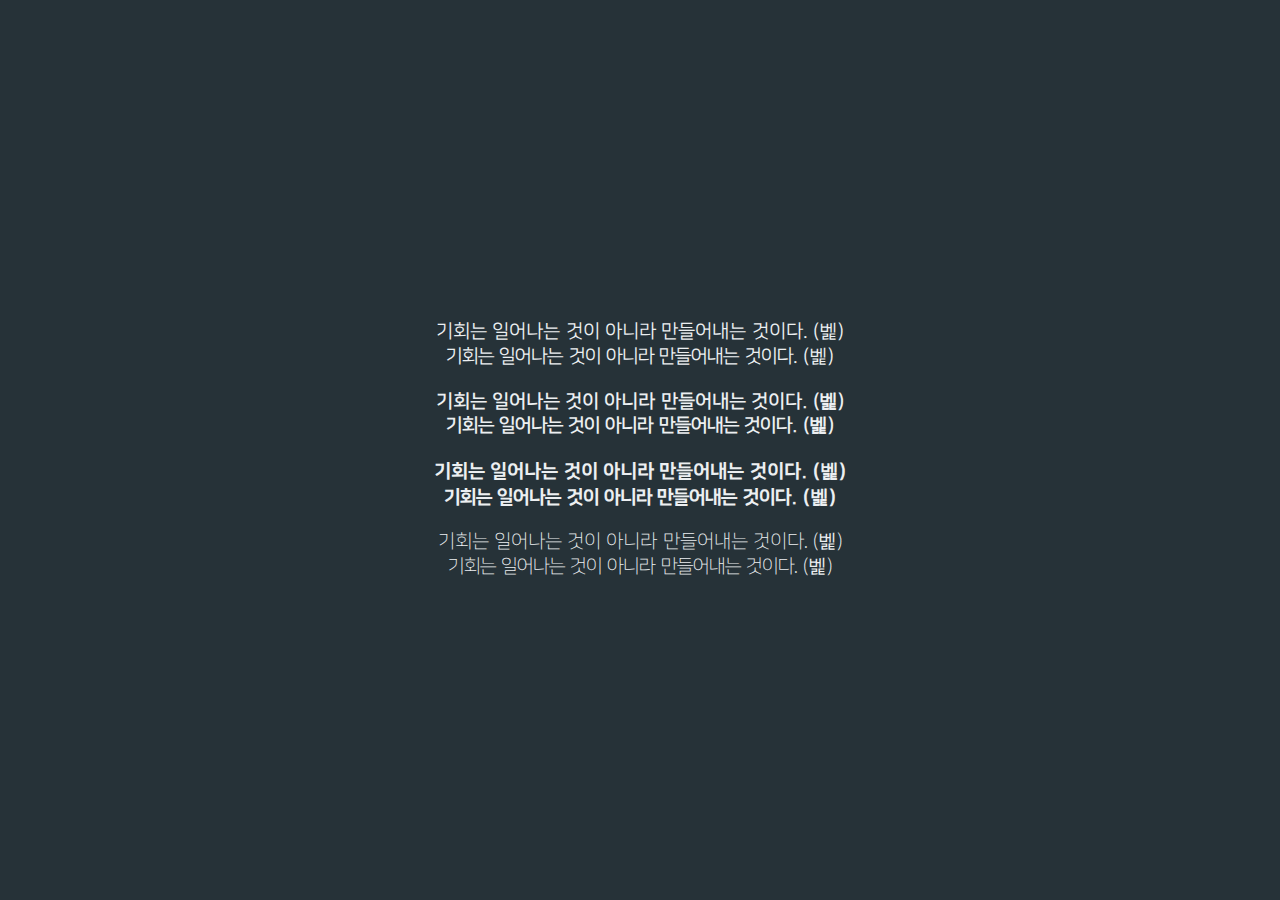
<file: font/NanumSquare-master/index.html>
<!DOCTYPE html>
<html lang="ko">

<head>
  <title>나눔스퀘어 웹폰트</title>
  <meta charset="UTF-8">
  <meta name="viewport" content="width=device-width, initial-scale=1">
  <link href="nanumsquare.css" rel="stylesheet">
  <style>
    html, body{margin:0;padding:0;height:100%}
    body{background-color:#263238;font:1.2em/1.3em 'NanumSquare', sans-serif;color:#ECEFF1}
    body > div{display:table;width:100%;height:100%}
    body > div > div{display:table-cell;vertical-align:middle}
    p{text-align:center}
    p strong.extra{font-weight: 800}
    p.light{font-weight: 300}
    .ac{margin-top:-1em;font-family: 'NanumSquareAc', sans-serif !important}
</style>
</head>

<body>

  <div>
    <div>
      <p>기회는 일어나는 것이 아니라 만들어내는 것이다. (벭)</p>
      <p class="ac">기회는 일어나는 것이 아니라 만들어내는 것이다. (벭)</p>
      <p><strong>기회는 일어나는 것이 아니라 만들어내는 것이다. (벭)</strong></p>
      <p class="ac"><strong>기회는 일어나는 것이 아니라 만들어내는 것이다. (벭)</strong></p>
      <p><strong class="extra">기회는 일어나는 것이 아니라 만들어내는 것이다. (벭)</strong></p>
      <p class="ac"><strong class="extra">기회는 일어나는 것이 아니라 만들어내는 것이다. (벭)</strong></p>
      <p class="light">기회는 일어나는 것이 아니라 만들어내는 것이다. (벭)</p>
      <p class="ac light">기회는 일어나는 것이 아니라 만들어내는 것이다. (벭)</p>
    </div>
  </div>

</body>

</html>
</file>
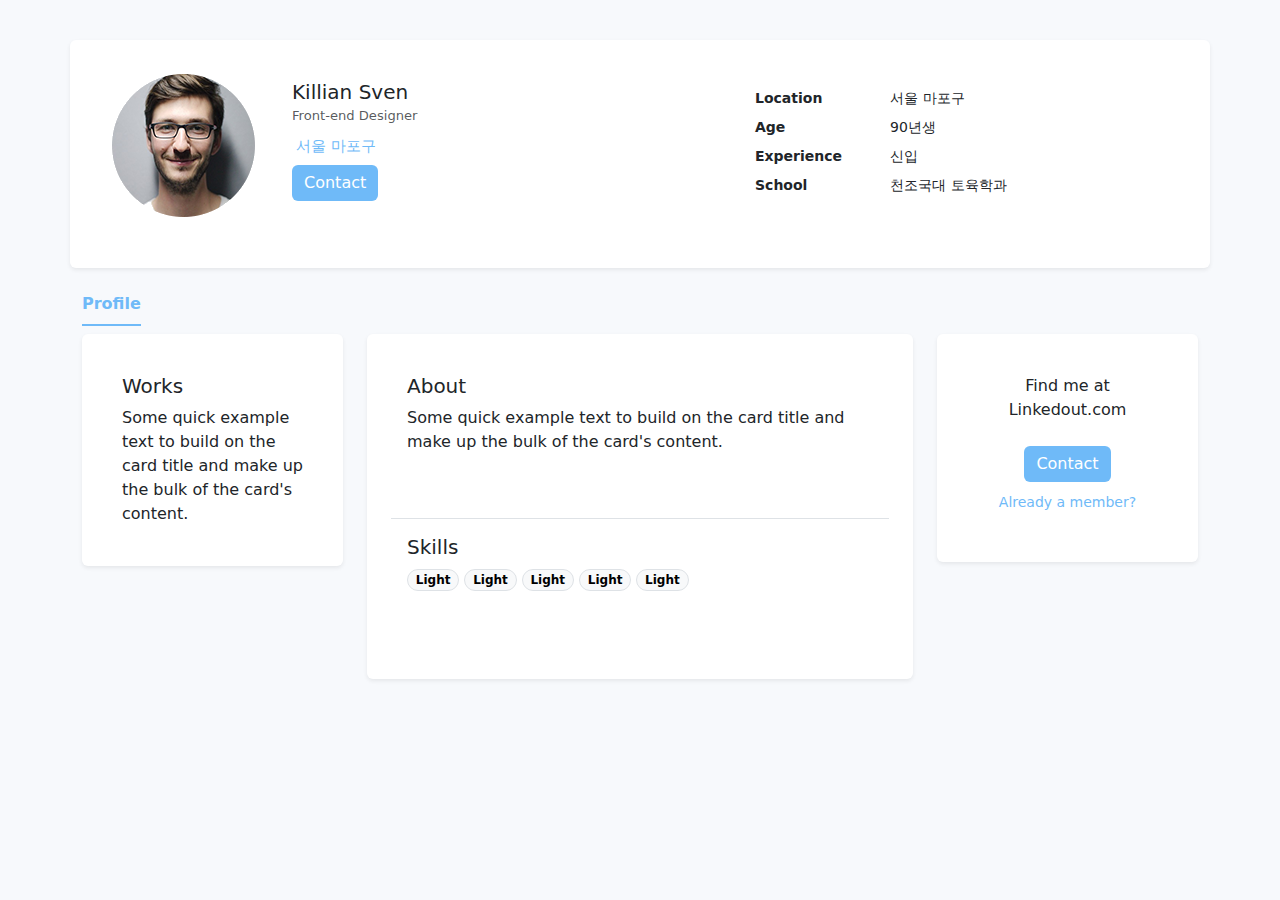
<file: bootstrap.html>
<!DOCTYPE html>
<html lang="en">
  <head>
    <meta charset="utf-8" />
    <meta name="viewport" content="width=device-width, initial-scale=1" />
    <title>Bootstrap demo</title>
    <link
      href="https://cdn.jsdelivr.net/npm/bootstrap@5.3.3/dist/css/bootstrap.min.css"
      rel="stylesheet"
      integrity="sha384-QWTKZyjpPEjISv5WaRU9OFeRpok6YctnYmDr5pNlyT2bRjXh0JMhjY6hW+ALEwIH"
      crossorigin="anonymous"
    />
    <link rel="stylesheet" href="/css/portfolio2.css">
    <link rel="stylesheet" href="https://cdnjs.cloudflare.com/ajax/libs/font-awesome/6.5.2/css/all.min.css" integrity="sha512-SnH5WK+bZxgPHs44uWIX+LLJAJ9/2PkPKZ5QiAj6Ta86w+fsb2TkcmfRyVX3pBnMFcV7oQPJkl9QevSCWr3W6A==" crossorigin="anonymous" referrerpolicy="no-referrer" />
  </head>
  <body>
    <div class="container">
        <div class="row">
            <div class="proflie card pd24 mb-3 w-100 border-0 shadow-sm" style="">
                <div class="row g-0">
                  <div class="col-md-2 col-5">
                    <img src="/img/profile-pic.png" class="img-fluid rounded-start" alt="...">
                  </div>
                  <div class="col-md-5 col-7">
                    <div class="card-body" style="font-size:15px">
                      <h5 class="card-title mb-0 pseudo">Killian Sven</h5>
                      <p class="card-text mb-2"><small class="text-body-secondary">Front-end Designer</small></p>
                      <div class="pin"><i class="fa-solid fa-location-dot ft-sk"></i><span class="ft-sk ms-1">서울 마포구</span></div>
                      <button type="button" class="btn btn-primary bg-sk mt-2">Contact</button>
                    </div>
                  </div>
                  <div class="col-md-5 border-start-md">
                    <div class="flexing d-flex" style="font-size:14px">
                        <ul class="location pd24">
                            <li><strong>Location</strong></li>
                            <li><strong>Age</strong></li>
                            <li><strong>Experience</strong></li>
                            <li><strong>School</strong></li>
                        </ul>
                        <ul class="pd24 flex-fill">
                            <li>서울 마포구</li>
                            <li>90년생</li>
                            <li>신입</li>
                            <li>천조국대 토육학과</li>
                        </ul>
                    </div>
                    <div class="col-md-6"></div>
                  </div>
                </div>
              </div>
        </div>
    </div>

    <div class="container">
        <ul class="nav nav-underline ft-sk">
            <li class="nav-item ft-sk ">
              <a class="nav-link active ft-sk" aria-current="page" href="#">Profile</a>
            </li>
          </ul>
    </div>

    <div class="container">
        <div class="row">
            <div class="col-md-3 mb-4">
                <div class="card border-0 pd24 shadow-sm w-100">
                    <div class="card-body">
                      <h5 class="card-title ">Works</h5>     
                      <p class="card-text">Some quick example text to build on the card title and make up the bulk of the card's content.</p>
                    </div>
                </div>
            </div>
            <div class="col-md-6 mb-4">
                <div class="card border-0 pd24 shadow-sm w-100">
                    <div class="card-body">
                      <h5 class="card-title ">About</h5>     
                      <p class="card-text mb-5">Some quick example text to build on the card title and make up the bulk of the card's content.</p>
                    
                    </div>
                    <div class="card-body border-top mb-5">
                        <h5 class="card-title ">Skills</h5>     
                        <div class="chips">
                            <span class="badge rounded-pill text-bg-light border">Light</span>
                            <span class="badge rounded-pill text-bg-light border">Light</span>
                            <span class="badge rounded-pill text-bg-light border">Light</span>
                            <span class="badge rounded-pill text-bg-light border">Light</span>
                            <span class="badge rounded-pill text-bg-light border">Light</span>
                        </div>
                      </div>
                </div>
            </div>
            <div class="col-md-3 mb-4">
                <div class="card border-0 pd24 shadow-sm w-100">
                    <div class="card-body text-center">
                      <i class="fa-solid fa-fire ft-sk fa-2xl mb-4"></i>
                      <p class="card-text">Find me at Linkedout.com</p>
                      <button type="button" class="btn btn-primary bg-sk mt-2">Contact</button>
                      <p class="card-text mb-2 mt-2"><small class="text-body-secondary ft-sk">Already a member?</small></p>
                    </div>
                </div>
            </div>
        </div>
    </div>


    <script
      src="https://cdn.jsdelivr.net/npm/bootstrap@5.3.3/dist/js/bootstrap.bundle.min.js"
      integrity="sha384-YvpcrYf0tY3lHB60NNkmXc5s9fDVZLESaAA55NDzOxhy9GkcIdslK1eN7N6jIeHz"
      crossorigin="anonymous"
    ></script>
  </body>
</html>
</file>
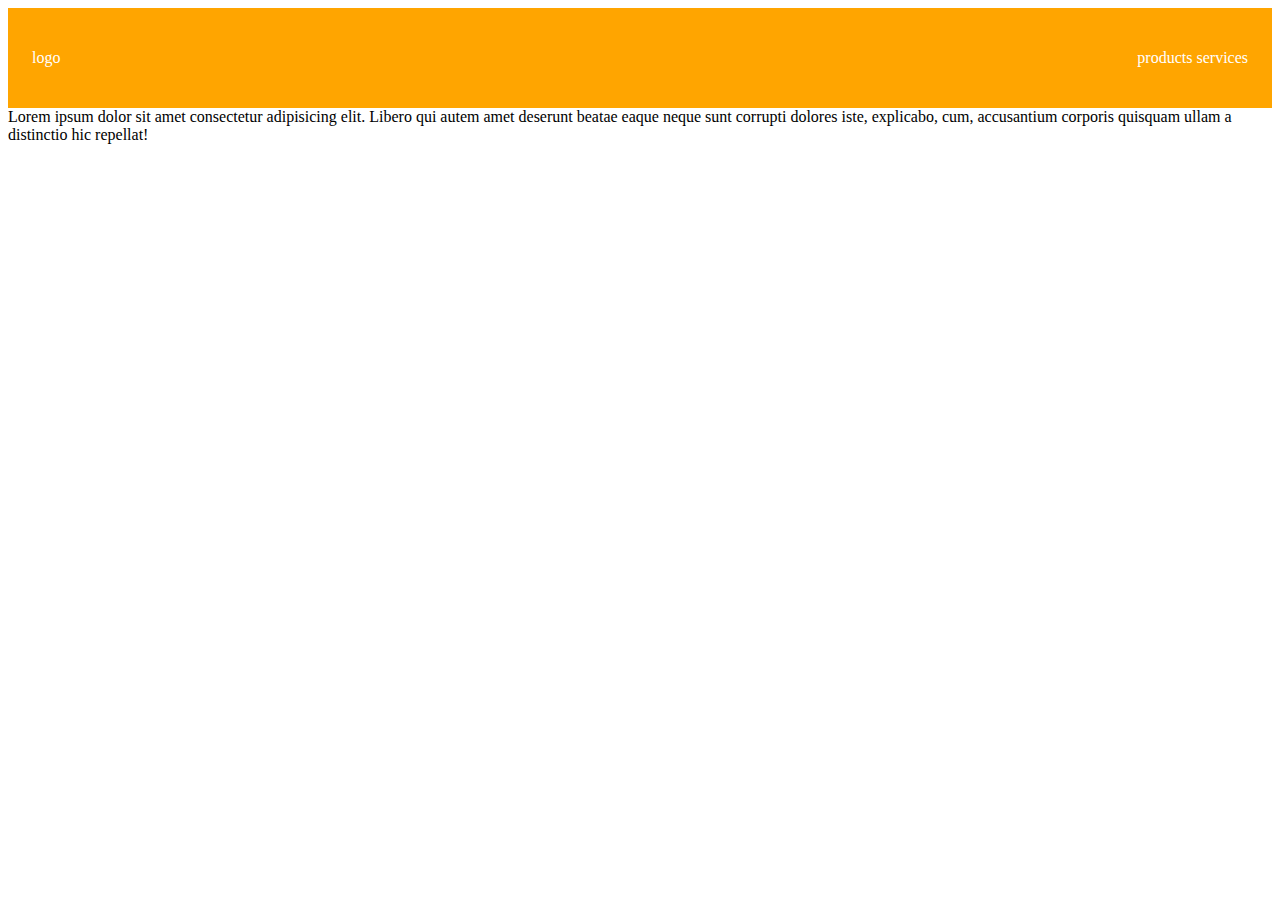
<file: layout-flexbox.html>
<!DOCTYPE html>
<html lang="en">
  <head>
    <meta charset="UTF-8" />
    <meta name="viewport" content="width=device-width, initial-scale=1.0" />
    <title>Document</title>
    <link rel="stylesheet" href="./css/main3.css" />
  </head>
  <body>
    <div class="flex-container">
      <div class="flex-item">
        <!-- <p>LOGO</p> -->
        logo
      </div>
      <div class="flex-item flex2" style="flex-grow: 2"></div>
      <div class="flex-item">
          <span>products</span>
          <span>services</span>
        </div>
    </div>
  </body>
</html>

<div class="container">
    <div class="regular">Lorem ipsum dolor sit amet consectetur adipisicing elit. Libero qui autem amet deserunt beatae eaque neque sunt corrupti dolores iste, explicabo, cum, accusantium corporis quisquam ullam a distinctio hic repellat!</div>
    <div class="regular"><p>
        
    </p></div>
    <div class="regular"><p>
        
    </p></div>
</div>
</file>
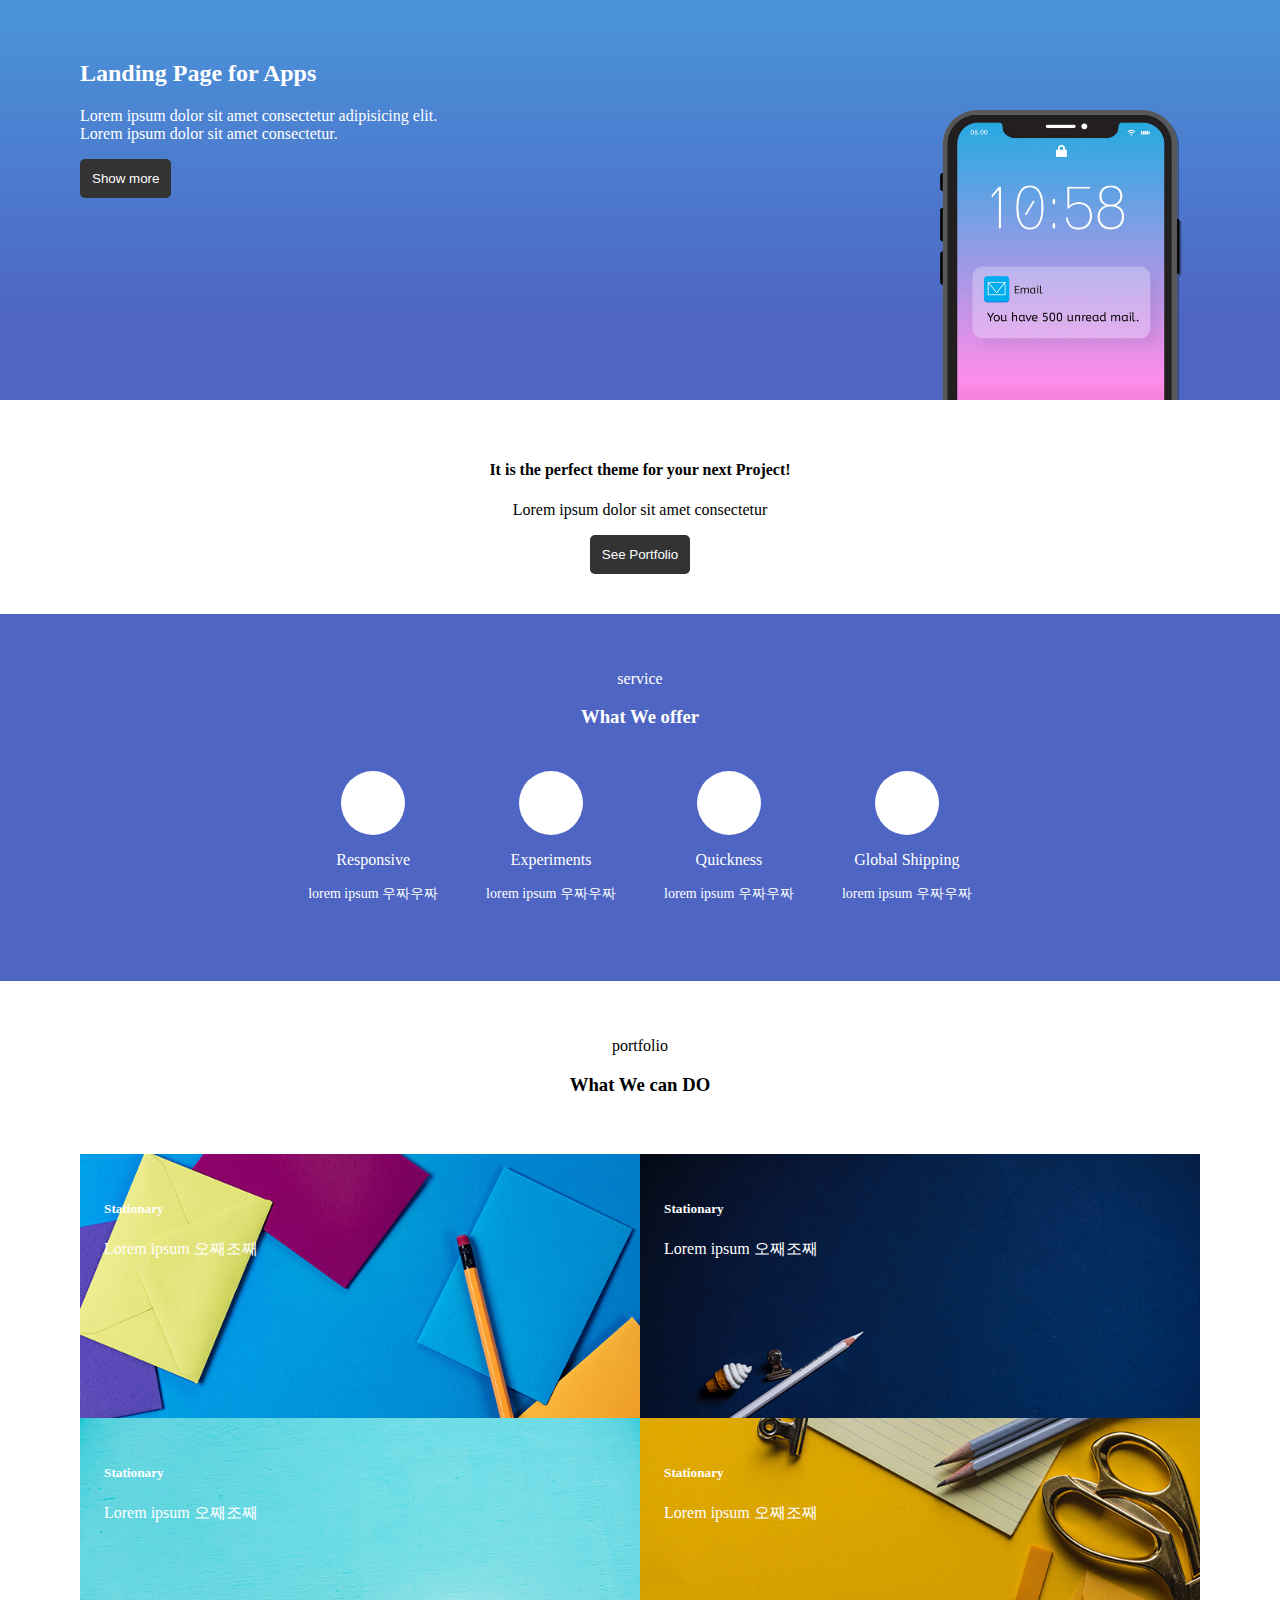
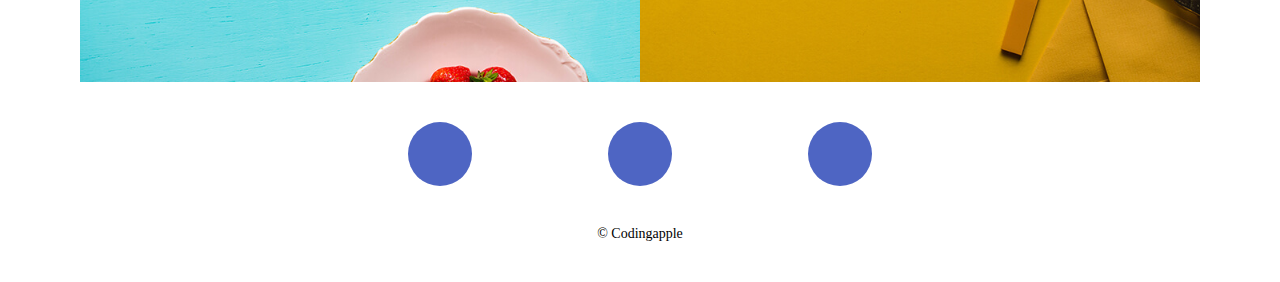
<file: portfolio.html>
<!DOCTYPE html>
<html lang="en">
  <head>
    <meta charset="UTF-8" />
    <meta name="viewport" content="width=device-width, initial-scale=1.0" />
    <title>Document</title>
    <link rel="stylesheet" href="css/portfolio.css" />
    <link
      rel="stylesheet"
      href="https://cdnjs.cloudflare.com/ajax/libs/font-awesome/6.5.2/css/all.min.css"
      integrity="sha512-SnH5WK+bZxgPHs44uWIX+LLJAJ9/2PkPKZ5QiAj6Ta86w+fsb2TkcmfRyVX3pBnMFcV7oQPJkl9QevSCWr3W6A=="
      crossorigin="anonymous"
      referrerpolicy="no-referrer"
    />
  </head>
  <body>
    <div class="container">
      <div class="banner">
        <div class="banner-text ft-wh">
          <h2 class="title">Landing Page for Apps</h2>
          <p class="">
            Lorem ipsum dolor sit amet consectetur adipisicing elit. Lorem ipsum
            dolor sit amet consectetur.
          </p>
          <button class="btn-primary" type="button">Show more</button>
        </div>
        <div class="banner-img">
          <img src="/img/iphone.png" alt="iphone image" />
        </div>
      </div>
      <div class="portfolio pd40">
        <div class="portfolio-text center">
          <h4 class="title">It is the perfect theme for your next Project!</h4>
          <p>Lorem ipsum dolor sit amet consectetur</p>
          <button class="btn-primary" type="button">See Portfolio</button>
        </div>
      </div>
      <div class="offer bg-nv pd40 center ft-wh">
        <div class="offer-text">
          <p>service</p>
          <h3>What We offer</h3>
        </div>
        <div class="card-container">
          <div class="card">
            <div class="ft-aw bg-wh">
              <i class="fa-solid fa-phone fa-xl ft-nv"></i>
            </div>
            <p class="card-title">Responsive</p>
            <p class="card-content ft-14">lorem ipsum 우짜우짜</p>
          </div>
          <div class="card">
            <div class="ft-aw bg-wh">
              <i class="fa-solid fa-flask fa-xl ft-nv"></i>
            </div>
            <p class="card-title">Experiments</p>
            <p class="card-content ft-14">lorem ipsum 우짜우짜</p>
          </div>
          <div class="card">
            <div class="ft-aw bg-wh">
              <i class="fa-solid fa-truck-fast fa-xl ft-nv"></i>
            </div>
            <p class="card-title">Quickness</p>
            <p class="card-content ft-14">lorem ipsum 우짜우짜</p>
          </div>
          <div class="card">
            <div class="ft-aw bg-wh">
              <i class="fa-solid fa-globe fa-xl ft-nv"></i>
            </div>
            <p class="card-title">Global Shipping</p>
            <p class="card-content ft-14">lorem ipsum 우짜우짜</p>
          </div>
        </div>
      </div>
      <div class="do">
        <div class="do-text center pd40">
          <p>portfolio</p>
          <h3>What We can DO</h3>
        </div>
        <div class="do-imgwrap ft-wh">
          <div class="img-box pd24">
            <div class="do-text">
              <h5>Stationary</h5>
              <p>Lorem ipsum 오째조째</p>
            </div>
            <div class="overlay"></div>
          </div>
          <div class="img-box pd24">
            <div class="do-text">
              <h5>Stationary</h5>
              <p>Lorem ipsum 오째조째</p>
            </div>
            <div class="overlay"></div>
          </div>
          <div class="img-box pd24">
            <div class="do-text">
              <h5>Stationary</h5>
              <p>Lorem ipsum 오째조째</p>
            </div>
            <div class="overlay"></div>
          </div>
          <div class="img-box pd24">
            <div class="do-text">
              <h5>Stationary</h5>
              <p>Lorem ipsum 오째조째</p>
            </div>
            <div class="overlay"></div>
          </div>
        </div>
      </div>
      <div class="sns-wrapper pd40">
        <div class="sns center">
            <div class="ft-aw bg-nv">
                <i class="fa-brands fa-google ft-wh"></i>
            </div>
            <div class="ft-aw bg-nv">
                <i class="fa-brands fa-twitter ft-wh"></i>
            </div>
            <div class="ft-aw bg-nv">
                <i class="fa-brands fa-instagram ft-wh"></i>
            </div>
        </div>
      </div>
      <div class="copyright center ft-14">© Codingapple</div>
    </div>
  </body>
</html>
</file>
<file: font/NanumSquare-master/nanumsquare.css>
@font-face {
 font-family: 'NanumSquare';
 font-weight: 400;
 src: url(NanumSquareR.eot);
 src: local('☺'),
      url(NanumSquareR.eot?#iefix) format('embedded-opentype'),
      url(NanumSquareR.woff2) format('woff2'),
      url(NanumSquareR.woff) format('woff'),
      url(NanumSquareR.ttf) format('truetype');
}
@font-face {
 font-family: 'NanumSquare';
 font-weight: 700;
 src: url(NanumSquareB.eot);
 src: local('☺'),
      url(NanumSquareB.eot?#iefix) format('embedded-opentype'),
      url(NanumSquareB.woff2) format('woff2'),
      url(NanumSquareB.woff) format('woff'),
      url(NanumSquareB.ttf) format('truetype');
}
@font-face {
 font-family: 'NanumSquare';
 font-weight: 800;
 src: url(NanumSquareEB.eot);
 src: local('☺'),
      url(NanumSquareEB.eot?#iefix) format('embedded-opentype'),
      url(NanumSquareEB.woff2) format('woff2'),
      url(NanumSquareEB.woff) format('woff'),
      url(NanumSquareEB.ttf) format('truetype');
}
@font-face {
 font-family: 'NanumSquare';
 font-weight: 300;
 src: url(NanumSquareL.eot);
 src: local('☺'),
      url(NanumSquareL.eot?#iefix) format('embedded-opentype'),
      url(NanumSquareL.woff2) format('woff2'),
      url(NanumSquareL.woff) format('woff'),
      url(NanumSquareL.ttf) format('truetype');
}
/* AC */
@font-face {
 font-family: 'NanumSquareAc';
 font-weight: 400;
 src: url(NanumSquareAcR.eot);
 src: local('☺'),
      url(NanumSquareAcR.eot?#iefix) format('embedded-opentype'),
      url(NanumSquareAcR.woff2) format('woff2'),
      url(NanumSquareAcR.woff) format('woff'),
      url(NanumSquareAcR.ttf) format('truetype');
}
@font-face {
 font-family: 'NanumSquareAc';
 font-weight: 700;
 src: url(NanumSquareAcB.eot);
 src: local('☺'),
      url(NanumSquareAcB.eot?#iefix) format('embedded-opentype'),
      url(NanumSquareAcB.woff2) format('woff2'),
      url(NanumSquareAcB.woff) format('woff'),
      url(NanumSquareAcB.ttf) format('truetype');
}
@font-face {
 font-family: 'NanumSquareAc';
 font-weight: 800;
 src: url(NanumSquareAcEB.eot);
 src: local('☺'),
      url(NanumSquareAcEB.eot?#iefix) format('embedded-opentype'),
      url(NanumSquareAcEB.woff2) format('woff2'),
      url(NanumSquareAcEB.woff) format('woff'),
      url(NanumSquareAcEB.ttf) format('truetype');
}
@font-face {
 font-family: 'NanumSquareAc';
 font-weight: 300;
 src: url(NanumSquareAcL.eot);
 src: local('☺'),
      url(NanumSquareAcL.eot?#iefix) format('embedded-opentype'),
      url(NanumSquareAcL.woff2) format('woff2'),
      url(NanumSquareAcL.woff) format('woff'),
      url(NanumSquareAcL.ttf) format('truetype');
}
</file>
<file: css/portfolio2.css>
body {
    margin:0; padding-bottom:40px;
    background: #f7f9fc;
    padding:40px;
}
div {
    box-sizing: border-box;
}
li {
    list-style: none;;
    margin-bottom: 8px;
}
.pd24 {padding: 24px;}
.pd40 {padding: 40px;}

.ft-sk {color: #6fbaf8 !important;}
.bg-sk {background: #6fbaf8; border: #6fbaf8;}

.profile.card .card-body {
    font-size:20px;
}

.pseudo {
    
}
</file>
<file: css/main3.css>
div {
    box-sizing: border-box;
}

.flex-item {
    
    padding:24px;
    /* margin:5px; */

    color:#fff;
}
.flex-container {
    background: orange;
    height:100px;

    display:flex;
    align-items: center;

}
.flex2 {
    flex-grow: 2;
}

.flex-item:nth-child(3) {
    text-align:right;
}
</file>
<file: css/portfolio.css>
body {
    margin:0; padding-bottom:40px;
}
div {
    box-sizing: border-box;
}

.ft-wh {color:#fff;}
.btn-primary {
    padding:12px;
    color:#fff;
    background-color: #333;
    border:none;
    border-radius:5px;
}
.center {text-align:center;}
.pd24 {padding: 24px;}
.pd40 {padding: 40px;}
.ft-14 {font-size:14px; font-weight: 200;}
.ft-nv {color:#4e65c3;}

.banner {
    background: linear-gradient(#4a95da 0%, #4e65c3 80%);
    padding: 40px 80px;
    height:400px;
    position:relative;
}
.banner-text {
    width:400px;
}
.banner-img img {
    width:280px;
    position:absolute;
    right:80px;
    bottom:0;
}
.overlay {background-color: rgba(0,0,0,0.5);
    position:absolute;
    top:0; left:0; width:100%; height: 100%; opacity:0;
    transition: all 0.5s ease-in;
}

.bg-nv {background-color: #4e65c3;}
.bg-wh {background:#fff;}

.card-container {
    display:flex;
    justify-content: center;
}
.card {
    margin:24px;
}

.ft-aw {
    width:64px;
    height:64px;
    border-radius:50px;
    margin:auto;
}
.ft-aw i {
    padding-top:50%;
}

.do-imgwrap {
    display:flex;
    flex-wrap:wrap;
    padding:0 80px;
}
.img-box {
    width:50%;
    height:264px;
    position:relative;
}
.img-box:nth-child(1) {
    background: url('../img/portfolio-1.jpg');
    background-size: cover;
}
.img-box:nth-child(2) {
    background: url('../img/portfolio-2.jpg');
    background-size: cover;
}
.img-box:nth-child(3) {
    background: url('../img/portfolio-3.jpg');
    background-size:cover;
}
.img-box:nth-child(4) {
    background: url('../img/portfolio-4.jpg');
    background-size:cover;
}
.overlay:hover {
    opacity: 1;
    border:20px solid #fff;
}

.sns {
    display:flex;
    justify-content: center;
    width:50%;
    margin:auto;
}
.sns i {
    padding-top:40%;
}

@media screen and (max-width: 768px) {
    .banner-text {
        text-align:center;
        width:80%;
        margin:auto;
    }
    .banner-img img {
        width:24%;
        margin-left:auto; margin-right: auto;
        right:0;left:0;

        margin-top:40px;
    }

    .card-container {
        flex-wrap:wrap;
        width:100%;
    }
    .card {
        width: 200px;
    }
}
</file>
